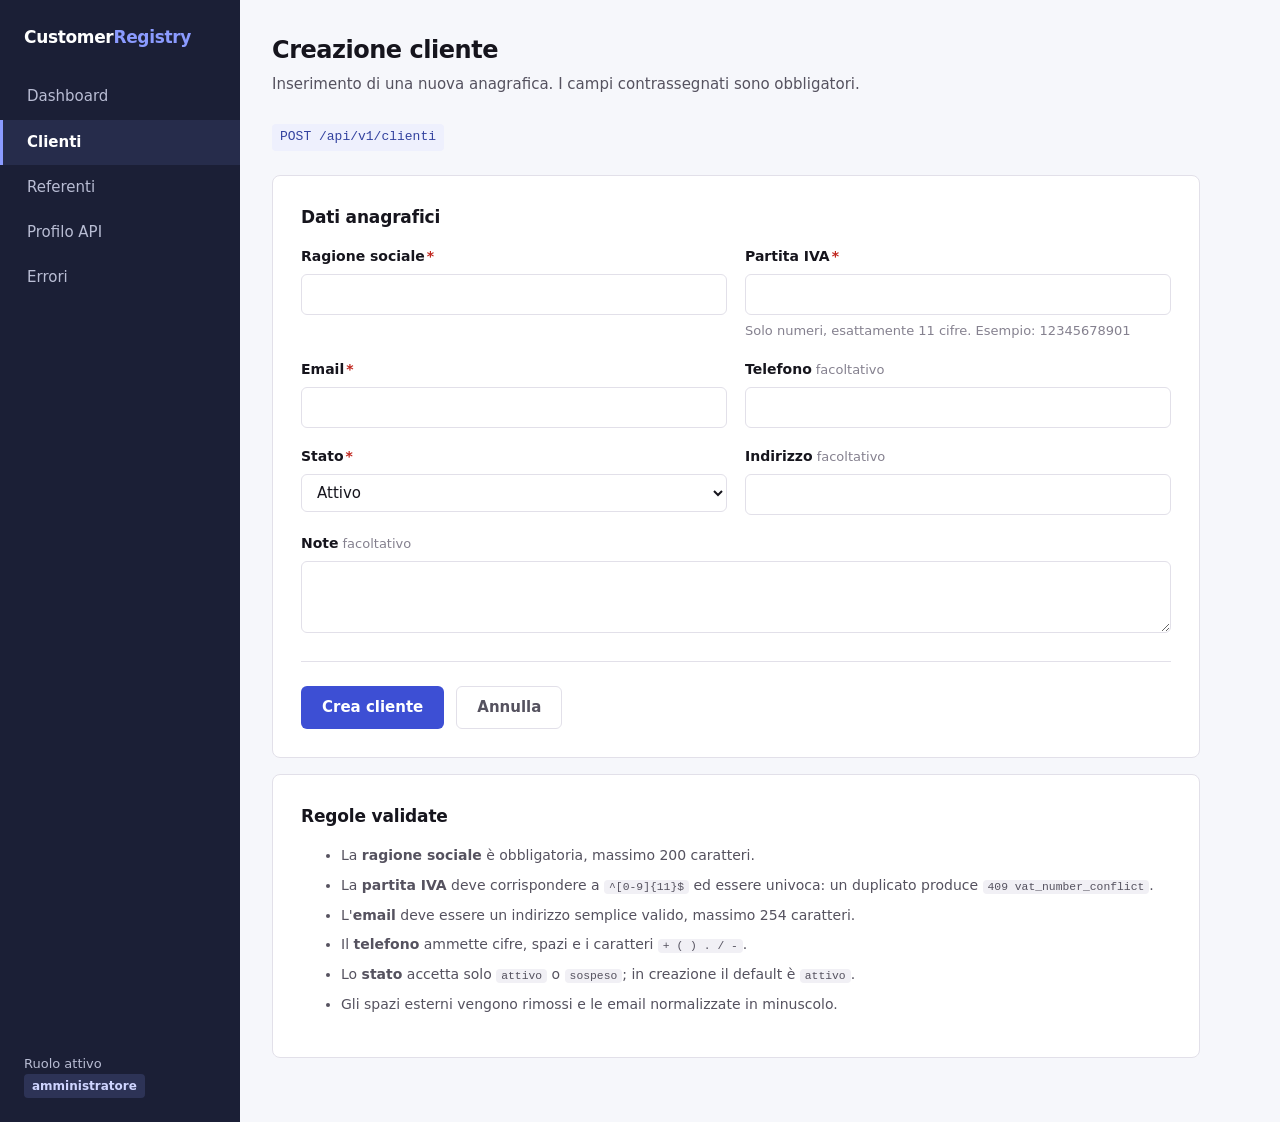
<file: index.html>
<!DOCTYPE html>
<html lang="it">
<head>
<meta charset="UTF-8">
<meta name="viewport" content="width=device-width, initial-scale=1">
<title>Customer Registry — Creazione cliente</title>
<link rel="stylesheet" href="app.css">
</head>
<body>

<aside class="rail">
  <div class="brand">Customer<span>Registry</span></div>
  <nav>
    <a href="./dashboard.html">Dashboard</a>
    <a href="./" aria-current="page">Clienti</a>
    <a href="./referenti.html">Referenti</a>
    <a href="./profilo.html">Profilo API</a>
    <a href="./errori.html">Errori</a>
  </nav>
  <div class="role">Ruolo attivo<br><b>amministratore</b></div>
</aside>

<div class="content">
  <main>
    <h1>Creazione cliente</h1>
    <p class="lede">Inserimento di una nuova anagrafica. I campi contrassegnati sono obbligatori.</p>
    <span class="endpoint">POST /api/v1/clienti</span>

    <form id="form-cliente" class="card" novalidate>
      <h2>Dati anagrafici</h2>

      <div class="grid two">
        <div class="field" id="f-ragione">
          <label for="ragione_sociale">Ragione sociale<span class="req">*</span></label>
          <input id="ragione_sociale" name="ragione_sociale" type="text" maxlength="200" autocomplete="off">
          <p class="err" id="e-ragione">La ragione sociale è obbligatoria.</p>
        </div>

        <div class="field" id="f-piva">
          <label for="partita_iva">Partita IVA<span class="req">*</span></label>
          <input id="partita_iva" name="partita_iva" type="text" maxlength="11" inputmode="numeric" autocomplete="off">
          <p class="hint">Solo numeri, esattamente 11 cifre. Esempio: 12345678901</p>
          <p class="err" id="e-piva">La partita IVA deve contenere solo numeri, esattamente 11 cifre.</p>
        </div>

        <div class="field" id="f-email">
          <label for="email">Email<span class="req">*</span></label>
          <input id="email" name="email" type="email" maxlength="254" autocomplete="off">
          <p class="err" id="e-email">Inserire un indirizzo email valido.</p>
        </div>

        <div class="field" id="f-telefono">
          <label for="telefono">Telefono<span class="opt">facoltativo</span></label>
          <input id="telefono" name="telefono" type="text" maxlength="30" autocomplete="off">
          <p class="err" id="e-telefono">Il telefono contiene caratteri non ammessi.</p>
        </div>

        <div class="field" id="f-stato">
          <label for="stato">Stato<span class="req">*</span></label>
          <select id="stato" name="stato">
            <option value="attivo">Attivo</option>
            <option value="sospeso">Sospeso</option>
          </select>
        </div>

        <div class="field" id="f-indirizzo">
          <label for="indirizzo">Indirizzo<span class="opt">facoltativo</span></label>
          <input id="indirizzo" name="indirizzo" type="text" maxlength="500" autocomplete="off">
        </div>
      </div>

      <div class="field" style="margin-top:1.125rem">
        <label for="note">Note<span class="opt">facoltativo</span></label>
        <textarea id="note" name="note" maxlength="2000"></textarea>
      </div>

      <div class="actions">
        <button type="submit" class="primary" id="btn-salva">Crea cliente</button>
        <button type="reset" class="ghost" id="btn-annulla">Annulla</button>
      </div>

      <div class="esito" id="esito" role="status" aria-live="polite"></div>
    </form>

    <div class="card">
      <h2>Regole validate</h2>
      <ul class="rules">
        <li>La <b>ragione sociale</b> è obbligatoria, massimo 200 caratteri.</li>
        <li>La <b>partita IVA</b> deve corrispondere a <code>^[0-9]{11}$</code> ed essere univoca: un duplicato produce <code>409 vat_number_conflict</code>.</li>
        <li>L'<b>email</b> deve essere un indirizzo semplice valido, massimo 254 caratteri.</li>
        <li>Il <b>telefono</b> ammette cifre, spazi e i caratteri <code>+ ( ) . / -</code>.</li>
        <li>Lo <b>stato</b> accetta solo <code>attivo</code> o <code>sospeso</code>; in creazione il default è <code>attivo</code>.</li>
        <li>Gli spazi esterni vengono rimossi e le email normalizzate in minuscolo.</li>
      </ul>
    </div>
  </main>
</div>

<script>
(function () {
  var form = document.getElementById('form-cliente');
  var esito = document.getElementById('esito');

  // Endpoint di salvataggio dell'anagrafica. Il POST viene eseguito davvero:
  // l'errore di rete e il comando cURL raccolti durante l'esecuzione dei test
  // provengono da questa chiamata.
  var ENDPOINT = 'api/v1/clienti';

  function setInvalid(fieldId, invalid) {
    document.getElementById(fieldId).classList.toggle('invalid', invalid);
  }

  function validate(data) {
    var ok = true;

    var ragione = data.ragione_sociale.trim();
    setInvalid('f-ragione', ragione === '');
    if (ragione === '') ok = false;

    var piva = data.partita_iva.trim();
    var pivaOk = /^[0-9]{11}$/.test(piva);
    setInvalid('f-piva', !pivaOk);
    if (!pivaOk) ok = false;

    var email = data.email.trim();
    var emailOk = /^[^\s@]+@[^\s@]+\.[^\s@]+$/.test(email);
    setInvalid('f-email', !emailOk);
    if (!emailOk) ok = false;

    var tel = data.telefono.trim();
    var telOk = tel === '' || /^[0-9+().\/\-\s]+$/.test(tel);
    setInvalid('f-telefono', !telOk);
    if (!telOk) ok = false;

    return ok;
  }

  form.addEventListener('submit', function (event) {
    event.preventDefault();
    esito.className = 'esito';
    esito.textContent = '';

    var data = {
      ragione_sociale: form.ragione_sociale.value,
      partita_iva: form.partita_iva.value,
      email: form.email.value,
      telefono: form.telefono.value,
      indirizzo: form.indirizzo.value,
      note: form.note.value,
      stato: form.stato.value
    };

    if (!validate(data)) {
      esito.className = 'esito ko';
      esito.innerHTML = '<strong>Controllare i dati inseriti</strong>Alcuni campi obbligatori non sono validi.';
      return;
    }

    var btn = document.getElementById('btn-salva');
    btn.disabled = true;
    btn.textContent = 'Salvataggio…';

    fetch(ENDPOINT, {
      method: 'POST',
      headers: { 'Content-Type': 'application/json' },
      body: JSON.stringify(data)
    })
      .then(function (response) {
        if (!response.ok) {
          throw new Error('HTTP ' + response.status);
        }
        esito.className = 'esito ok';
        esito.innerHTML = '<strong>Cliente creato</strong>L\'anagrafica è stata registrata correttamente.';
      })
      .catch(function () {
        esito.className = 'esito ko';
        esito.innerHTML = '<strong>Creazione non riuscita</strong>' +
          'Il servizio di registrazione non è al momento disponibile. Riprovare più tardi.';
      })
      .then(function () {
        btn.disabled = false;
        btn.textContent = 'Crea cliente';
      });
  });
})();
</script>

</body>
</html>
</file>
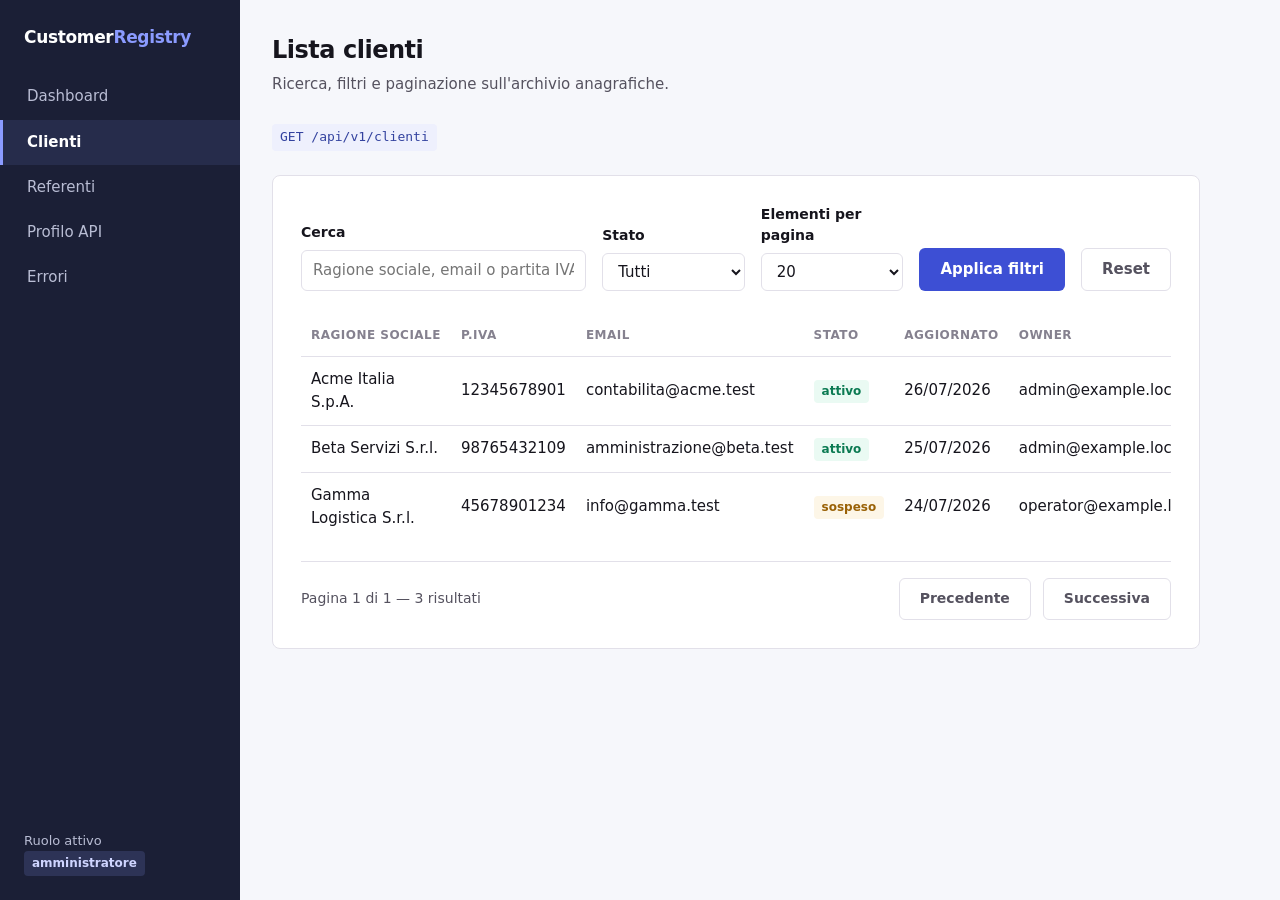
<file: clienti.html>
<!DOCTYPE html>
<html lang="it">
<head>
<meta charset="UTF-8">
<meta name="viewport" content="width=device-width, initial-scale=1">
<title>Customer Registry — Lista clienti</title>
<link rel="stylesheet" href="app.css">
</head>
<body>

<aside class="rail">
  <div class="brand">Customer<span>Registry</span></div>
  <nav>
    <a href="./dashboard.html">Dashboard</a>
    <a href="./clienti.html" aria-current="page">Clienti</a>
    <a href="./referenti.html">Referenti</a>
    <a href="./profilo.html">Profilo API</a>
    <a href="./errori.html">Errori</a>
  </nav>
  <div class="role">Ruolo attivo<br><b>amministratore</b></div>
</aside>

<div class="content">
  <main>
    <h1>Lista clienti</h1>
    <p class="lede">Ricerca, filtri e paginazione sull'archivio anagrafiche.</p>
    <span class="endpoint">GET /api/v1/clienti</span>

    <div class="card">
      <form class="filtri" id="form-filtri" novalidate>
        <div class="field">
          <label for="q">Cerca</label>
          <input id="q" name="q" type="text" placeholder="Ragione sociale, email o partita IVA">
        </div>
        <div class="field">
          <label for="stato">Stato</label>
          <select id="stato" name="stato">
            <option value="">Tutti</option>
            <option value="attivo">Attivo</option>
            <option value="sospeso">Sospeso</option>
          </select>
        </div>
        <div class="field">
          <label for="per_pagina">Elementi per pagina</label>
          <select id="per_pagina" name="per_pagina">
            <option>20</option>
            <option>50</option>
            <option>100</option>
          </select>
        </div>
        <button type="submit" class="primary" id="btn-filtri">Applica filtri</button>
        <button type="reset" class="ghost" id="btn-reset">Reset</button>
      </form>

      <div class="tablewrap">
        <table>
          <thead>
            <tr>
              <th>Ragione sociale</th>
              <th>P.IVA</th>
              <th>Email</th>
              <th>Stato</th>
              <th>Aggiornato</th>
              <th>Owner</th>
            </tr>
          </thead>
          <tbody id="righe">
            <tr>
              <td>Acme Italia S.p.A.</td>
              <td>12345678901</td>
              <td>contabilita@acme.test</td>
              <td><span class="badge attivo">attivo</span></td>
              <td>26/07/2026</td>
              <td>admin@example.local</td>
            </tr>
            <tr>
              <td>Beta Servizi S.r.l.</td>
              <td>98765432109</td>
              <td>amministrazione@beta.test</td>
              <td><span class="badge attivo">attivo</span></td>
              <td>25/07/2026</td>
              <td>admin@example.local</td>
            </tr>
            <tr>
              <td>Gamma Logistica S.r.l.</td>
              <td>45678901234</td>
              <td>info@gamma.test</td>
              <td><span class="badge sospeso">sospeso</span></td>
              <td>24/07/2026</td>
              <td>operator@example.local</td>
            </tr>
          </tbody>
        </table>
      </div>

      <div class="pager">
        <span id="conteggio">Pagina 1 di 1 — 3 risultati</span>
        <span class="spacer"></span>
        <button type="button" class="ghost" id="btn-prec" disabled>Precedente</button>
        <button type="button" class="ghost" id="btn-succ" disabled>Successiva</button>
      </div>
    </div>
  </main>
</div>

<script>
(function () {
  var form = document.getElementById('form-filtri');
  var righe = document.getElementById('righe');
  var conteggio = document.getElementById('conteggio');
  var tutte = Array.prototype.slice.call(righe.querySelectorAll('tr'));

  form.addEventListener('submit', function (event) {
    event.preventDefault();
    var q = document.getElementById('q').value.trim().toLowerCase();
    var stato = document.getElementById('stato').value;
    var visibili = 0;

    tutte.forEach(function (tr) {
      var testo = tr.textContent.toLowerCase();
      var statoRiga = tr.querySelector('.badge').textContent.trim();
      var ok = (q === '' || testo.indexOf(q) !== -1) && (stato === '' || statoRiga === stato);
      tr.style.display = ok ? '' : 'none';
      if (ok) visibili++;
    });

    conteggio.textContent = visibili === 0
      ? 'Nessun cliente corrisponde ai criteri indicati'
      : 'Pagina 1 di 1 — ' + visibili + (visibili === 1 ? ' risultato' : ' risultati');
  });

  form.addEventListener('reset', function () {
    setTimeout(function () {
      tutte.forEach(function (tr) { tr.style.display = ''; });
      conteggio.textContent = 'Pagina 1 di 1 — ' + tutte.length + ' risultati';
    }, 0);
  });
})();
</script>

</body>
</html>
</file>
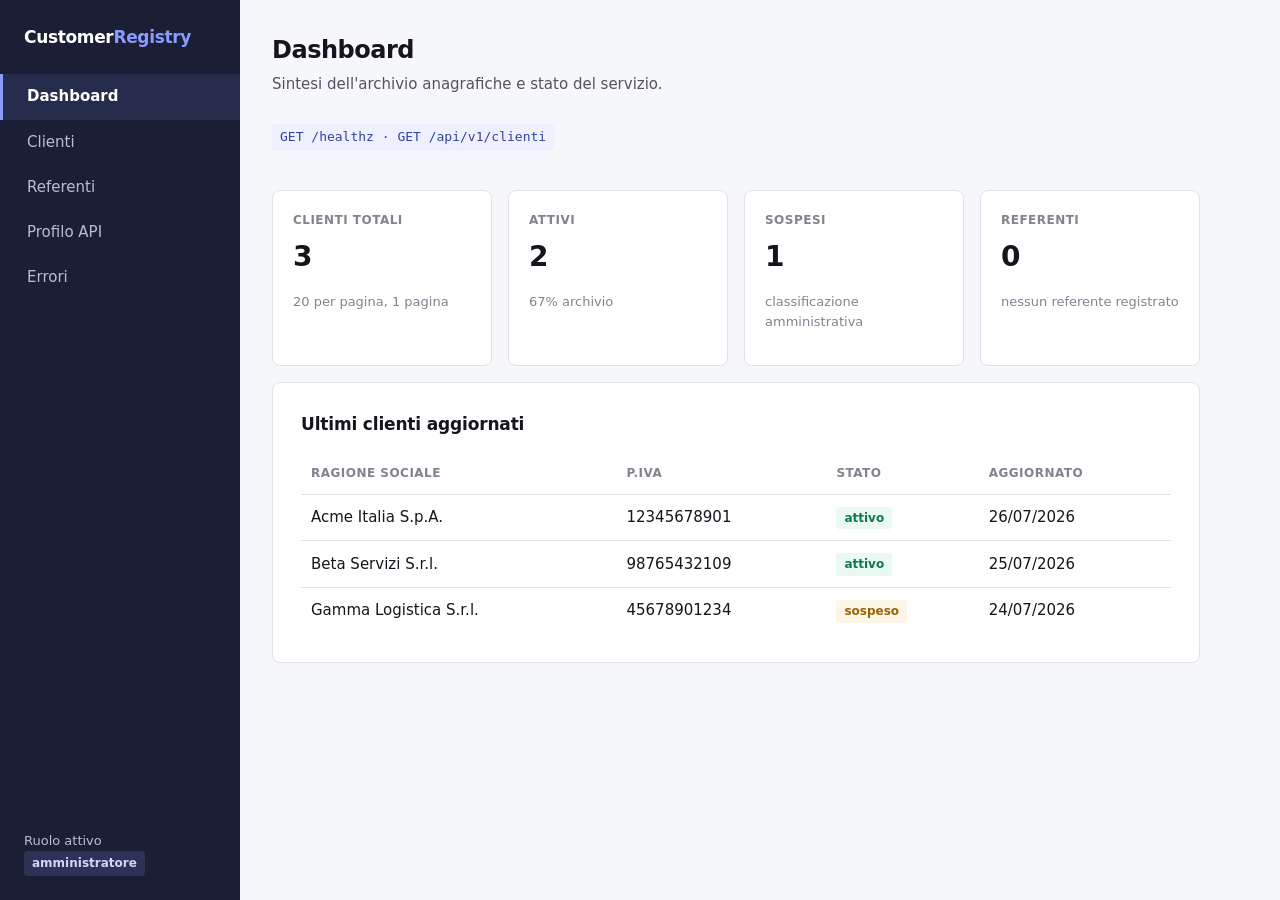
<file: dashboard.html>
<!DOCTYPE html>
<html lang="it">
<head>
<meta charset="UTF-8">
<meta name="viewport" content="width=device-width, initial-scale=1">
<title>Customer Registry — Dashboard</title>
<link rel="stylesheet" href="app.css">
<style>
  .tiles { display: grid; gap: 1rem; margin-bottom: 1rem; }
  @media (min-width: 44rem) { .tiles { grid-template-columns: repeat(4, 1fr); } }
  .tile {
    background: var(--surface); border: 1px solid var(--line);
    border-radius: 0.5rem; padding: 1.25rem;
  }
  .tile dt {
    font-size: 0.75rem; color: var(--ink-3); font-weight: 600;
    text-transform: uppercase; letter-spacing: 0.04em; margin-bottom: 0.375rem;
  }
  .tile dd { margin: 0; font-size: 1.75rem; font-weight: 700; letter-spacing: -0.02em; }
  .tile .sub { font-size: 0.8125rem; color: var(--ink-3); font-weight: 400; }
</style>
</head>
<body>

<aside class="rail">
  <div class="brand">Customer<span>Registry</span></div>
  <nav>
    <a href="./dashboard.html" aria-current="page">Dashboard</a>
    <a href="./">Clienti</a>
    <a href="./referenti.html">Referenti</a>
    <a href="./profilo.html">Profilo API</a>
    <a href="./errori.html">Errori</a>
  </nav>
  <div class="role">Ruolo attivo<br><b>amministratore</b></div>
</aside>

<div class="content">
  <main>
    <h1>Dashboard</h1>
    <p class="lede">Sintesi dell'archivio anagrafiche e stato del servizio.</p>
    <span class="endpoint">GET /healthz · GET /api/v1/clienti</span>

    <dl class="tiles">
      <div class="tile">
        <dt>Clienti totali</dt>
        <dd>3</dd>
        <p class="sub">20 per pagina, 1 pagina</p>
      </div>
      <div class="tile">
        <dt>Attivi</dt>
        <dd>2</dd>
        <p class="sub">67% archivio</p>
      </div>
      <div class="tile">
        <dt>Sospesi</dt>
        <dd>1</dd>
        <p class="sub">classificazione amministrativa</p>
      </div>
      <div class="tile">
        <dt>Referenti</dt>
        <dd>0</dd>
        <p class="sub">nessun referente registrato</p>
      </div>
    </dl>

    <div class="card">
      <h2>Ultimi clienti aggiornati</h2>
      <div class="tablewrap">
        <table>
          <thead><tr><th>Ragione sociale</th><th>P.IVA</th><th>Stato</th><th>Aggiornato</th></tr></thead>
          <tbody>
            <tr><td>Acme Italia S.p.A.</td><td>12345678901</td><td><span class="badge attivo">attivo</span></td><td>26/07/2026</td></tr>
            <tr><td>Beta Servizi S.r.l.</td><td>98765432109</td><td><span class="badge attivo">attivo</span></td><td>25/07/2026</td></tr>
            <tr><td>Gamma Logistica S.r.l.</td><td>45678901234</td><td><span class="badge sospeso">sospeso</span></td><td>24/07/2026</td></tr>
          </tbody>
        </table>
      </div>
    </div>
  </main>
</div>

</body>
</html>
</file>
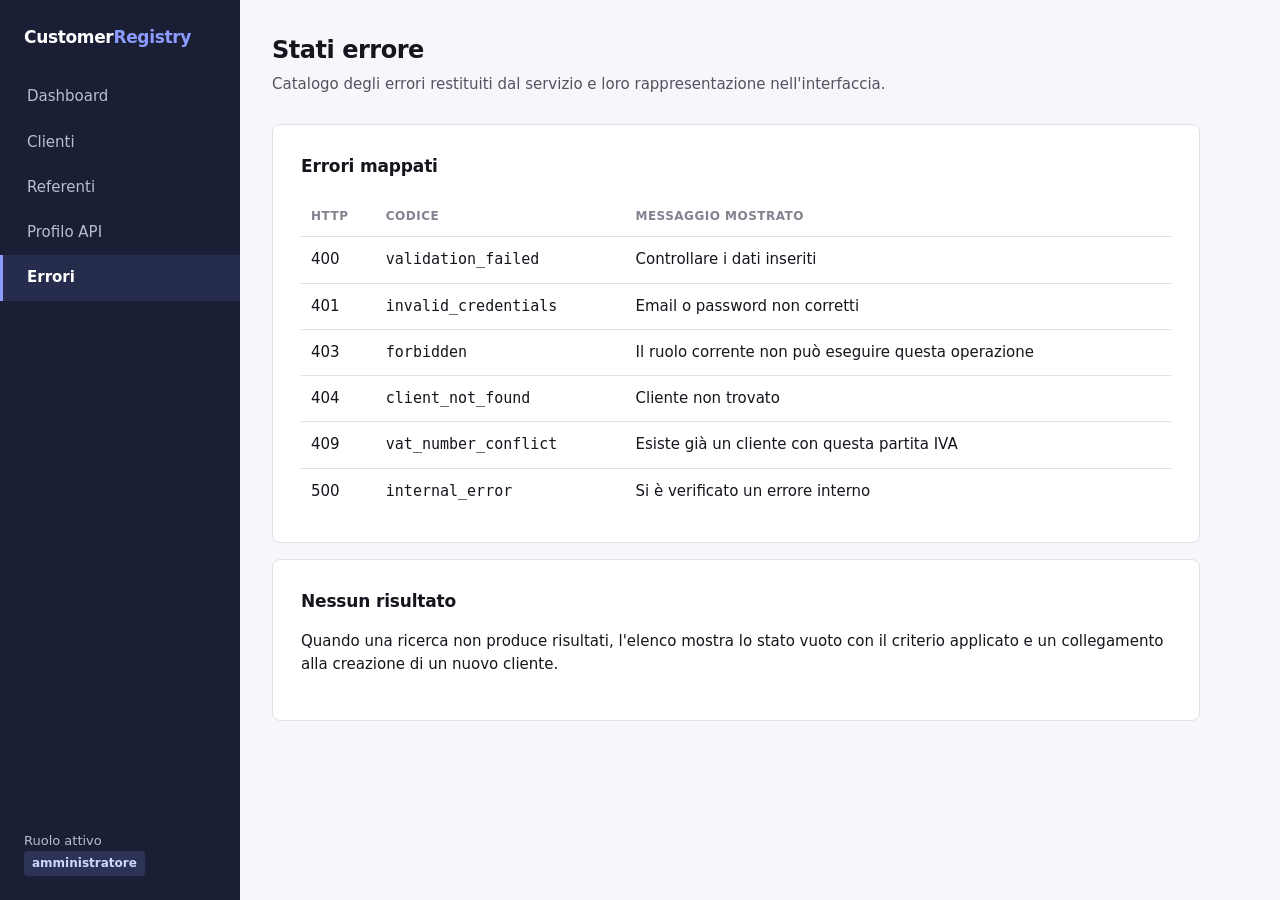
<file: errori.html>
<!DOCTYPE html>
<html lang="it">
<head>
<meta charset="UTF-8">
<meta name="viewport" content="width=device-width, initial-scale=1">
<title>Customer Registry — Stati errore</title>
<link rel="stylesheet" href="app.css">
</head>
<body>

<aside class="rail">
  <div class="brand">Customer<span>Registry</span></div>
  <nav>
    <a href="./dashboard.html">Dashboard</a>
    <a href="./">Clienti</a>
    <a href="./referenti.html">Referenti</a>
    <a href="./profilo.html">Profilo API</a>
    <a href="./errori.html" aria-current="page">Errori</a>
  </nav>
  <div class="role">Ruolo attivo<br><b>amministratore</b></div>
</aside>

<div class="content">
  <main>
    <h1>Stati errore</h1>
    <p class="lede">Catalogo degli errori restituiti dal servizio e loro rappresentazione nell'interfaccia.</p>

    <div class="card">
      <h2>Errori mappati</h2>
      <div class="tablewrap">
        <table>
          <thead><tr><th>HTTP</th><th>Codice</th><th>Messaggio mostrato</th></tr></thead>
          <tbody>
            <tr><td>400</td><td><code>validation_failed</code></td><td>Controllare i dati inseriti</td></tr>
            <tr><td>401</td><td><code>invalid_credentials</code></td><td>Email o password non corretti</td></tr>
            <tr><td>403</td><td><code>forbidden</code></td><td>Il ruolo corrente non può eseguire questa operazione</td></tr>
            <tr><td>404</td><td><code>client_not_found</code></td><td>Cliente non trovato</td></tr>
            <tr><td>409</td><td><code>vat_number_conflict</code></td><td>Esiste già un cliente con questa partita IVA</td></tr>
            <tr><td>500</td><td><code>internal_error</code></td><td>Si è verificato un errore interno</td></tr>
          </tbody>
        </table>
      </div>
    </div>

    <div class="card">
      <h2>Nessun risultato</h2>
      <p>Quando una ricerca non produce risultati, l'elenco mostra lo stato vuoto con il criterio applicato e un collegamento alla creazione di un nuovo cliente.</p>
    </div>
  </main>
</div>

</body>
</html>
</file>
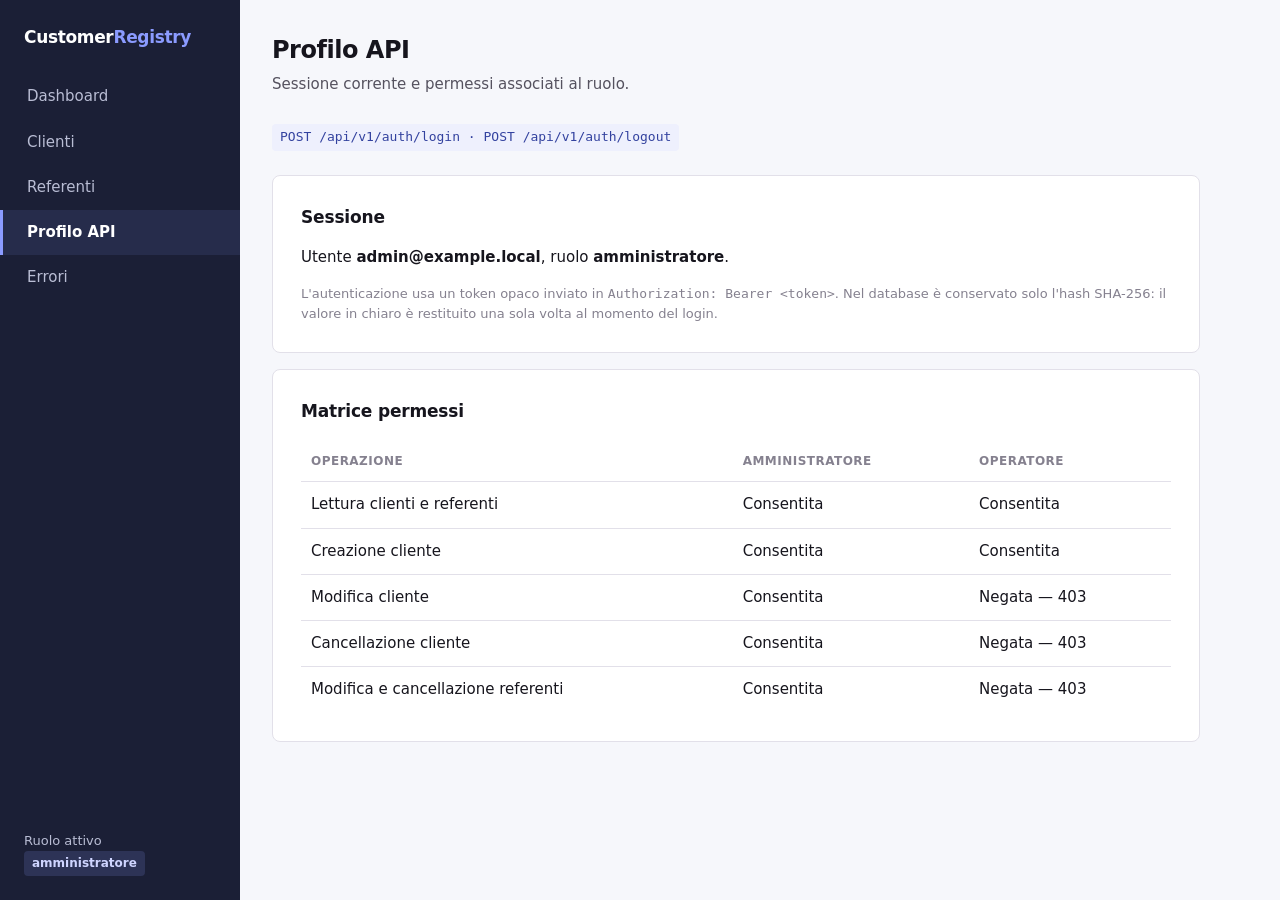
<file: profilo.html>
<!DOCTYPE html>
<html lang="it">
<head>
<meta charset="UTF-8">
<meta name="viewport" content="width=device-width, initial-scale=1">
<title>Customer Registry — Profilo API</title>
<link rel="stylesheet" href="app.css">
</head>
<body>

<aside class="rail">
  <div class="brand">Customer<span>Registry</span></div>
  <nav>
    <a href="./dashboard.html">Dashboard</a>
    <a href="./">Clienti</a>
    <a href="./referenti.html">Referenti</a>
    <a href="./profilo.html" aria-current="page">Profilo API</a>
    <a href="./errori.html">Errori</a>
  </nav>
  <div class="role">Ruolo attivo<br><b>amministratore</b></div>
</aside>

<div class="content">
  <main>
    <h1>Profilo API</h1>
    <p class="lede">Sessione corrente e permessi associati al ruolo.</p>
    <span class="endpoint">POST /api/v1/auth/login · POST /api/v1/auth/logout</span>

    <div class="card">
      <h2>Sessione</h2>
      <p>Utente <b>admin@example.local</b>, ruolo <b>amministratore</b>.</p>
      <p class="hint">L'autenticazione usa un token opaco inviato in <code>Authorization: Bearer &lt;token&gt;</code>. Nel database è conservato solo l'hash SHA-256: il valore in chiaro è restituito una sola volta al momento del login.</p>
    </div>

    <div class="card">
      <h2>Matrice permessi</h2>
      <div class="tablewrap">
        <table>
          <thead><tr><th>Operazione</th><th>Amministratore</th><th>Operatore</th></tr></thead>
          <tbody>
            <tr><td>Lettura clienti e referenti</td><td>Consentita</td><td>Consentita</td></tr>
            <tr><td>Creazione cliente</td><td>Consentita</td><td>Consentita</td></tr>
            <tr><td>Modifica cliente</td><td>Consentita</td><td>Negata — 403</td></tr>
            <tr><td>Cancellazione cliente</td><td>Consentita</td><td>Negata — 403</td></tr>
            <tr><td>Modifica e cancellazione referenti</td><td>Consentita</td><td>Negata — 403</td></tr>
          </tbody>
        </table>
      </div>
    </div>
  </main>
</div>

</body>
</html>
</file>
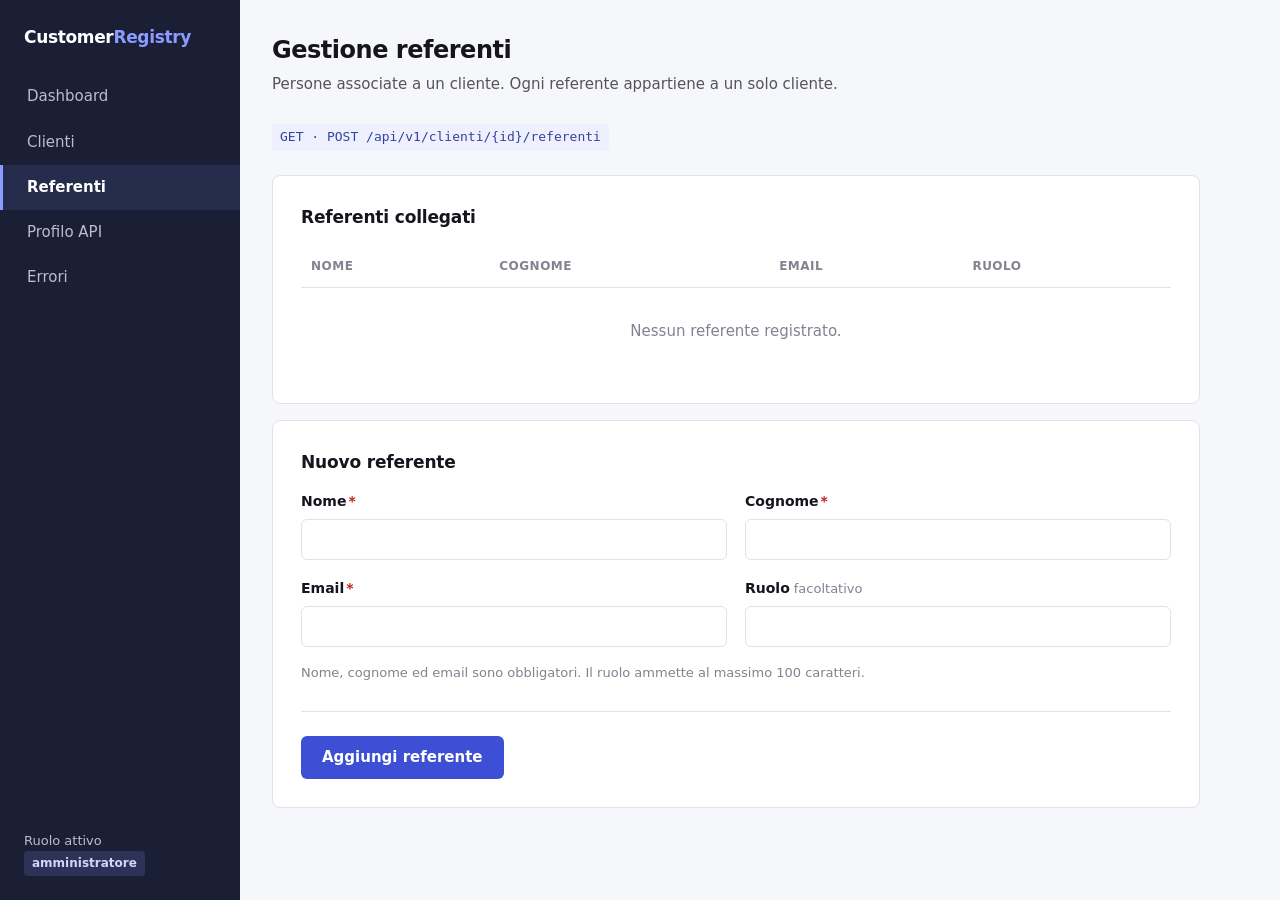
<file: referenti.html>
<!DOCTYPE html>
<html lang="it">
<head>
<meta charset="UTF-8">
<meta name="viewport" content="width=device-width, initial-scale=1">
<title>Customer Registry — Referenti</title>
<link rel="stylesheet" href="app.css">
</head>
<body>

<aside class="rail">
  <div class="brand">Customer<span>Registry</span></div>
  <nav>
    <a href="./dashboard.html">Dashboard</a>
    <a href="./">Clienti</a>
    <a href="./referenti.html" aria-current="page">Referenti</a>
    <a href="./profilo.html">Profilo API</a>
    <a href="./errori.html">Errori</a>
  </nav>
  <div class="role">Ruolo attivo<br><b>amministratore</b></div>
</aside>

<div class="content">
  <main>
    <h1>Gestione referenti</h1>
    <p class="lede">Persone associate a un cliente. Ogni referente appartiene a un solo cliente.</p>
    <span class="endpoint">GET · POST /api/v1/clienti/{id}/referenti</span>

    <div class="card">
      <h2>Referenti collegati</h2>
      <div class="tablewrap">
        <table>
          <thead><tr><th>Nome</th><th>Cognome</th><th>Email</th><th>Ruolo</th></tr></thead>
          <tbody>
            <tr><td colspan="4" class="empty">Nessun referente registrato.</td></tr>
          </tbody>
        </table>
      </div>
    </div>

    <form class="card" id="form-referente" novalidate>
      <h2>Nuovo referente</h2>
      <div class="grid two">
        <div class="field" id="f-nome">
          <label for="nome">Nome<span class="req">*</span></label>
          <input id="nome" name="nome" type="text" maxlength="100" autocomplete="off">
          <p class="err" id="e-nome">Il nome è obbligatorio.</p>
        </div>
        <div class="field" id="f-cognome">
          <label for="cognome">Cognome<span class="req">*</span></label>
          <input id="cognome" name="cognome" type="text" maxlength="100" autocomplete="off">
          <p class="err" id="e-cognome">Il cognome è obbligatorio.</p>
        </div>
        <div class="field" id="f-email">
          <label for="email">Email<span class="req">*</span></label>
          <input id="email" name="email" type="email" maxlength="254" autocomplete="off">
          <p class="err" id="e-email">Inserire un indirizzo email valido.</p>
        </div>
        <div class="field" id="f-ruolo">
          <label for="ruolo">Ruolo<span class="opt">facoltativo</span></label>
          <input id="ruolo" name="ruolo" type="text" maxlength="100" autocomplete="off">
        </div>
      </div>
      <p class="hint" style="margin-top:1rem">Nome, cognome ed email sono obbligatori. Il ruolo ammette al massimo 100 caratteri.</p>
      <div class="actions">
        <button type="submit" class="primary">Aggiungi referente</button>
      </div>
      <div class="esito" id="esito" role="status" aria-live="polite"></div>
    </form>
  </main>
</div>

<script>
(function () {
  var form = document.getElementById('form-referente');
  var esito = document.getElementById('esito');

  function setInvalid(id, invalid) {
    document.getElementById(id).classList.toggle('invalid', invalid);
  }

  form.addEventListener('submit', function (event) {
    event.preventDefault();
    esito.className = 'esito';

    var nome = form.nome.value.trim();
    var cognome = form.cognome.value.trim();
    var email = form.email.value.trim();
    var ok = true;

    setInvalid('f-nome', nome === '');
    if (nome === '') ok = false;
    setInvalid('f-cognome', cognome === '');
    if (cognome === '') ok = false;
    var emailOk = /^[^\s@]+@[^\s@]+\.[^\s@]+$/.test(email);
    setInvalid('f-email', !emailOk);
    if (!emailOk) ok = false;

    if (!ok) {
      esito.className = 'esito ko';
      esito.innerHTML = '<strong>Controllare i dati inseriti</strong>Alcuni campi obbligatori non sono validi.';
      return;
    }

    fetch('api/v1/clienti/1/referenti', {
      method: 'POST',
      headers: { 'Content-Type': 'application/json' },
      body: JSON.stringify({ nome: nome, cognome: cognome, email: email, ruolo: form.ruolo.value })
    })
      .then(function (r) { if (!r.ok) { throw new Error('HTTP ' + r.status); } })
      .catch(function () {
        esito.className = 'esito ko';
        esito.innerHTML = '<strong>Inserimento non riuscito</strong>' +
          'Il servizio non è al momento disponibile. Riprovare più tardi.';
      });
  });
})();
</script>

</body>
</html>
</file>
<file: app.css>
:root {
  --ground: #f6f7fb;
  --surface: #ffffff;
  --rail: #1b1f36;
  --rail-ink: #b9bdd4;
  --rail-ink-active: #ffffff;
  --ink: #16151d;
  --ink-2: #55525f;
  --ink-3: #85818f;
  --line: #e2e0e9;
  --accent: #3d4fd4;
  --accent-dark: #33429f;
  --accent-wash: #eef0fd;
  --danger: #c0271f;
  --danger-wash: #fdf1f0;
  --ok: #0b7a52;
  --ok-wash: #eafaf3;
  --warn: #9a6207;
  --warn-wash: #fdf6e7;
}

* { box-sizing: border-box; }

body {
  margin: 0;
  background: var(--ground);
  color: var(--ink);
  font-family: 'Segoe UI', system-ui, -apple-system, sans-serif;
  font-size: 15px;
  line-height: 1.55;
  display: flex;
  min-height: 100vh;
}

/* ── Navigazione laterale (MSK: rail fisso a cinque voci) ─────────── */
.rail {
  width: 15rem;
  flex-shrink: 0;
  background: var(--rail);
  color: var(--rail-ink);
  display: flex;
  flex-direction: column;
  padding: 1.5rem 0;
}
.rail .brand {
  font-weight: 700;
  font-size: 1.0625rem;
  letter-spacing: -0.02em;
  color: #fff;
  padding: 0 1.5rem 1.5rem;
}
.rail .brand span { color: #8b9bff; }
.rail nav { display: flex; flex-direction: column; }
.rail nav a {
  color: var(--rail-ink);
  text-decoration: none;
  font-size: 0.9375rem;
  padding: 0.6875rem 1.5rem;
  border-left: 3px solid transparent;
}
.rail nav a:hover { color: #fff; background: rgba(255,255,255,0.04); }
.rail nav a[aria-current="page"] {
  color: var(--rail-ink-active);
  border-left-color: #8b9bff;
  background: rgba(139,155,255,0.10);
  font-weight: 600;
}
.rail .role {
  margin-top: auto;
  padding: 1.5rem 1.5rem 0;
  font-size: 0.8125rem;
  color: var(--rail-ink);
}
.rail .role b {
  display: inline-block;
  background: rgba(139,155,255,0.16);
  color: #cfd5ff;
  padding: 0.1875rem 0.5rem;
  border-radius: 0.25rem;
  font-weight: 600;
  font-size: 0.75rem;
}

/* ── Area principale ──────────────────────────────────────────────── */
.content { flex: 1; min-width: 0; }
main { max-width: 62rem; padding: 2rem 2rem 4rem; }
h1 { font-size: 1.5rem; letter-spacing: -0.02em; margin: 0 0 0.25rem; }
.lede { color: var(--ink-2); margin: 0 0 1.75rem; }
.endpoint {
  display: inline-block;
  font-family: ui-monospace, Consolas, monospace;
  font-size: 0.8125rem;
  background: var(--accent-wash);
  color: var(--accent-dark);
  padding: 0.1875rem 0.5rem;
  border-radius: 0.25rem;
  margin-bottom: 1.5rem;
}

.card {
  background: var(--surface);
  border: 1px solid var(--line);
  border-radius: 0.5rem;
  padding: 1.75rem;
}
.card + .card { margin-top: 1rem; }
.card h2 { font-size: 1.0625rem; margin: 0 0 1rem; letter-spacing: -0.01em; }

/* ── Form ─────────────────────────────────────────────────────────── */
.grid { display: grid; gap: 1.125rem; }
@media (min-width: 44rem) { .grid.two { grid-template-columns: 1fr 1fr; } }
.field { display: flex; flex-direction: column; gap: 0.375rem; }
label { font-weight: 600; font-size: 0.875rem; }
.req { color: var(--danger); margin-left: 0.125rem; }
.opt { color: var(--ink-3); font-weight: 400; font-size: 0.8125rem; margin-left: 0.25rem; }
input, select, textarea {
  font: inherit;
  padding: 0.5rem 0.6875rem;
  border: 1px solid var(--line);
  border-radius: 0.375rem;
  background: #fff;
  color: var(--ink);
  width: 100%;
}
input:focus, select:focus, textarea:focus {
  outline: 2px solid var(--accent);
  outline-offset: -1px;
  border-color: var(--accent);
}
textarea { resize: vertical; min-height: 4.5rem; }
.hint { font-size: 0.8125rem; color: var(--ink-3); margin: 0; }
.err { font-size: 0.8125rem; color: var(--danger); font-weight: 500; display: none; margin: 0; }
.field.invalid input, .field.invalid select { border-color: var(--danger); }
.field.invalid .err { display: block; }

.actions {
  margin-top: 1.75rem;
  padding-top: 1.5rem;
  border-top: 1px solid var(--line);
  display: flex;
  gap: 0.75rem;
  align-items: center;
}
button {
  font: inherit;
  font-weight: 600;
  cursor: pointer;
  padding: 0.5625rem 1.25rem;
  border-radius: 0.375rem;
  border: 1px solid transparent;
}
.primary { background: var(--accent); color: #fff; }
.primary:hover { background: var(--accent-dark); }
.ghost { background: #fff; border-color: var(--line); color: var(--ink-2); }
button:focus-visible { outline: 2px solid var(--accent); outline-offset: 2px; }

/* ── Esito ────────────────────────────────────────────────────────── */
.esito {
  margin-top: 1.5rem;
  padding: 1rem 1.125rem;
  border-radius: 0.375rem;
  display: none;
  font-size: 0.9375rem;
}
.esito.ok { display: block; background: var(--ok-wash); border: 1px solid var(--ok); color: var(--ok); }
.esito.ko { display: block; background: var(--danger-wash); border: 1px solid var(--danger); color: var(--danger); }
.esito strong { display: block; margin-bottom: 0.25rem; }

/* ── Regole validate (colonna laterale MSK-06) ────────────────────── */
.rules { font-size: 0.875rem; color: var(--ink-2); }
.rules li { margin-bottom: 0.5rem; }
.rules code {
  font-family: ui-monospace, Consolas, monospace;
  font-size: 0.8125em;
  background: #f1f0f5;
  padding: 0.0625rem 0.3125rem;
  border-radius: 0.25rem;
}

/* ── Tabelle ──────────────────────────────────────────────────────── */
.tablewrap { overflow-x: auto; }
table { width: 100%; border-collapse: collapse; min-width: 40rem; }
th, td { text-align: left; padding: 0.6875rem 0.625rem; border-bottom: 1px solid var(--line); }
th {
  font-size: 0.75rem;
  color: var(--ink-3);
  font-weight: 600;
  text-transform: uppercase;
  letter-spacing: 0.04em;
  white-space: nowrap;
}
td { font-size: 0.9375rem; }
tbody tr:last-child td { border-bottom: 0; }
.badge {
  display: inline-block;
  font-size: 0.75rem;
  font-weight: 600;
  padding: 0.125rem 0.5rem;
  border-radius: 0.25rem;
}
.badge.attivo { background: var(--ok-wash); color: var(--ok); }
.badge.sospeso { background: var(--warn-wash); color: var(--warn); }

/* ── Filtri ───────────────────────────────────────────────────────── */
.filtri { display: grid; gap: 1rem; margin-bottom: 1.5rem; }
@media (min-width: 48rem) {
  .filtri { grid-template-columns: 2fr 1fr 1fr auto auto; align-items: end; }
}

.pager {
  margin-top: 1.25rem;
  padding-top: 1rem;
  border-top: 1px solid var(--line);
  display: flex;
  align-items: center;
  gap: 0.75rem;
  font-size: 0.875rem;
  color: var(--ink-2);
}
.pager .spacer { margin-left: auto; }
.empty { color: var(--ink-3); text-align: center; padding: 2rem 0; }
</file>
